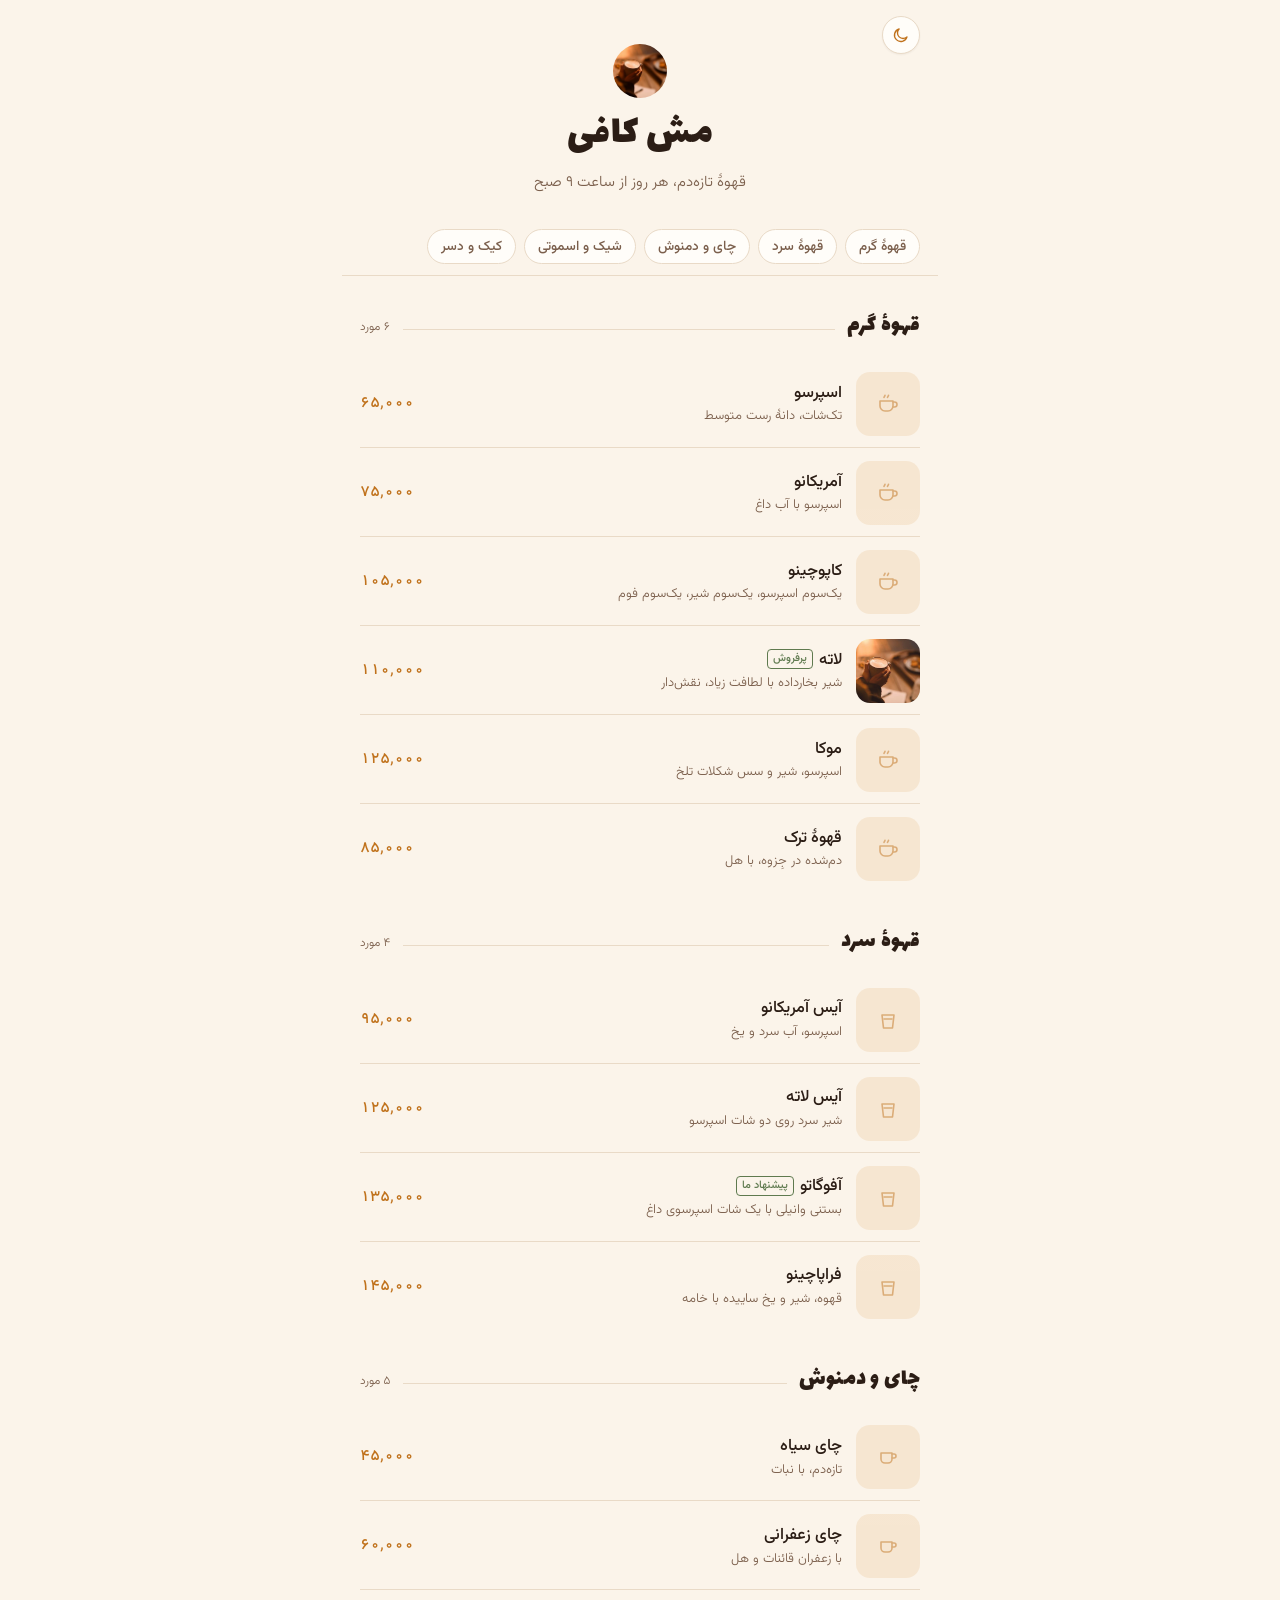
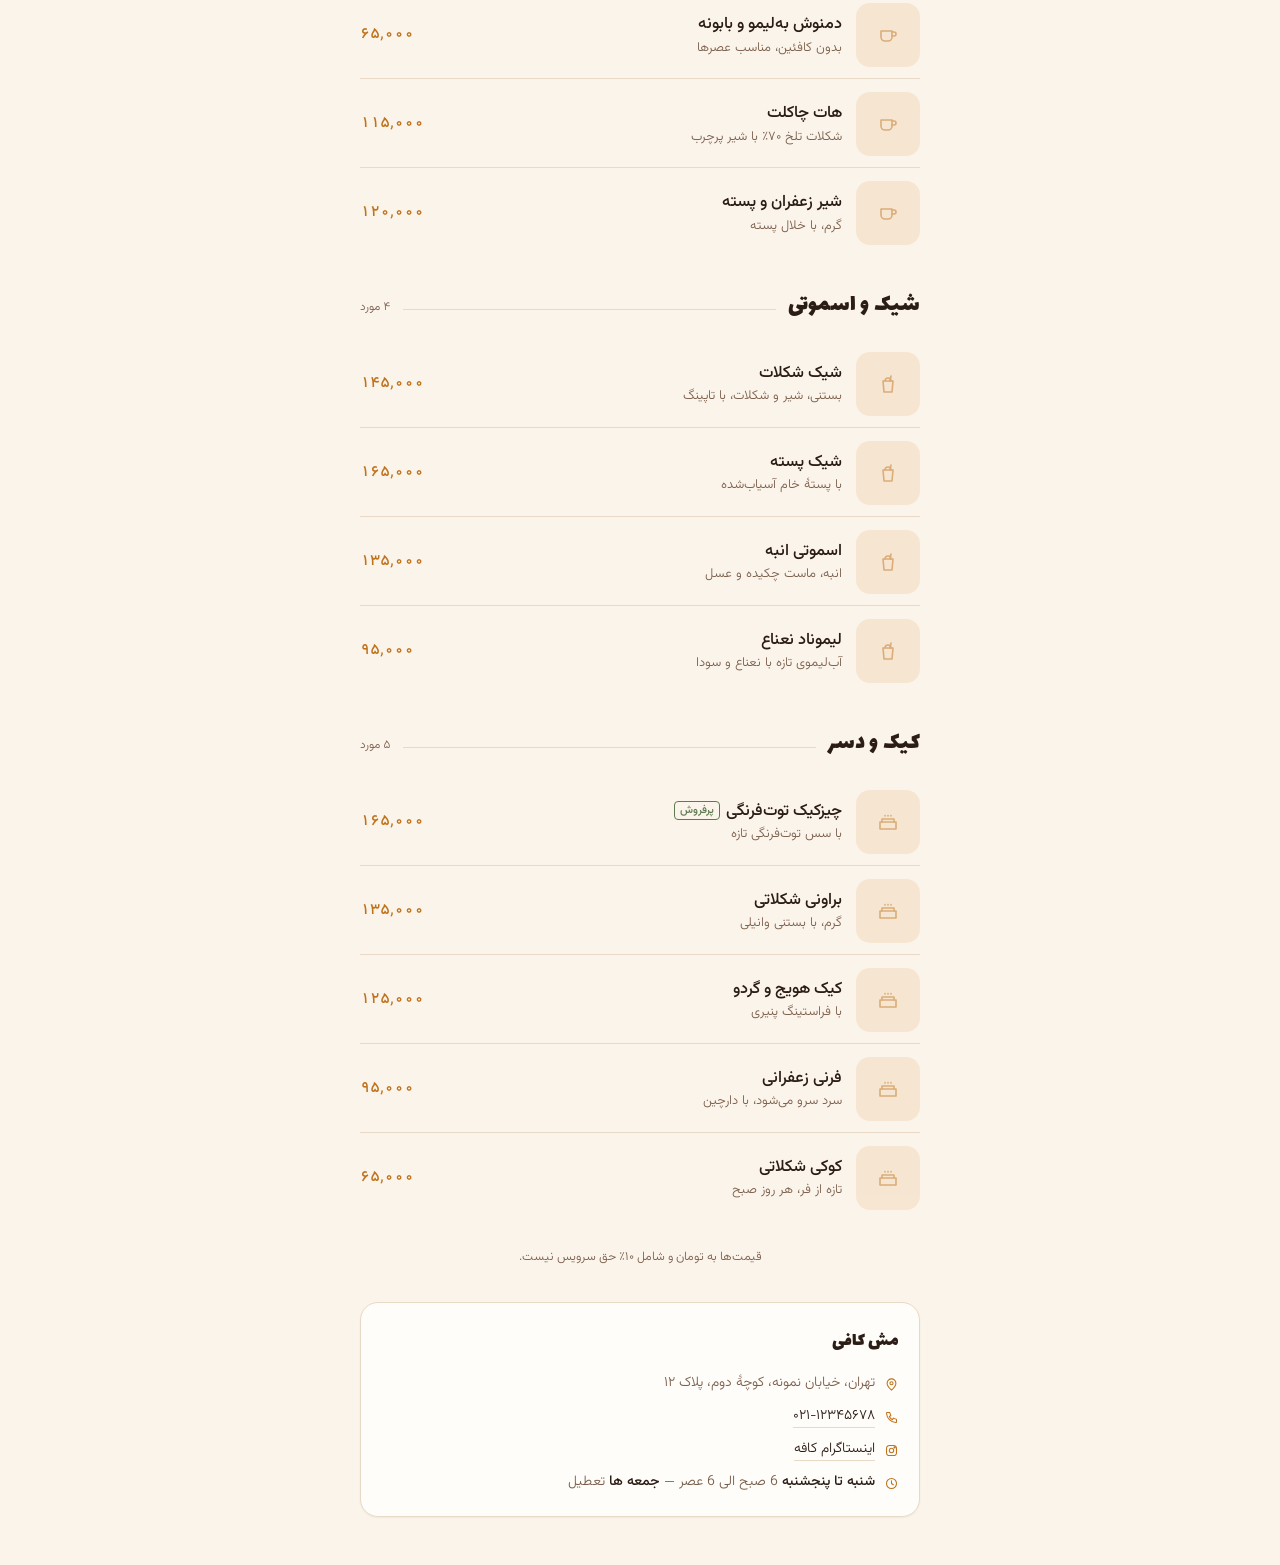
<file: index.html>
<!doctype html>
<html lang="fa" dir="rtl">
<head>
<meta charset="utf-8">
<meta name="viewport" content="width=device-width, initial-scale=1">
<meta name="description" content="منوی مش کافی">
<meta name="theme-color" content="#FBF4EA">
<title>منوی مش کافی</title>
<link rel="preconnect" href="https://fonts.gstatic.com" crossorigin>
<link rel="stylesheet" href="assets/style.css?v=6">
</head>
<body class="menu-app" id="menu-root">
<script src="assets/menu-render.js?v=6"></script>
<script src="assets/app.js?v=6"></script>
</body>
</html>
</file>
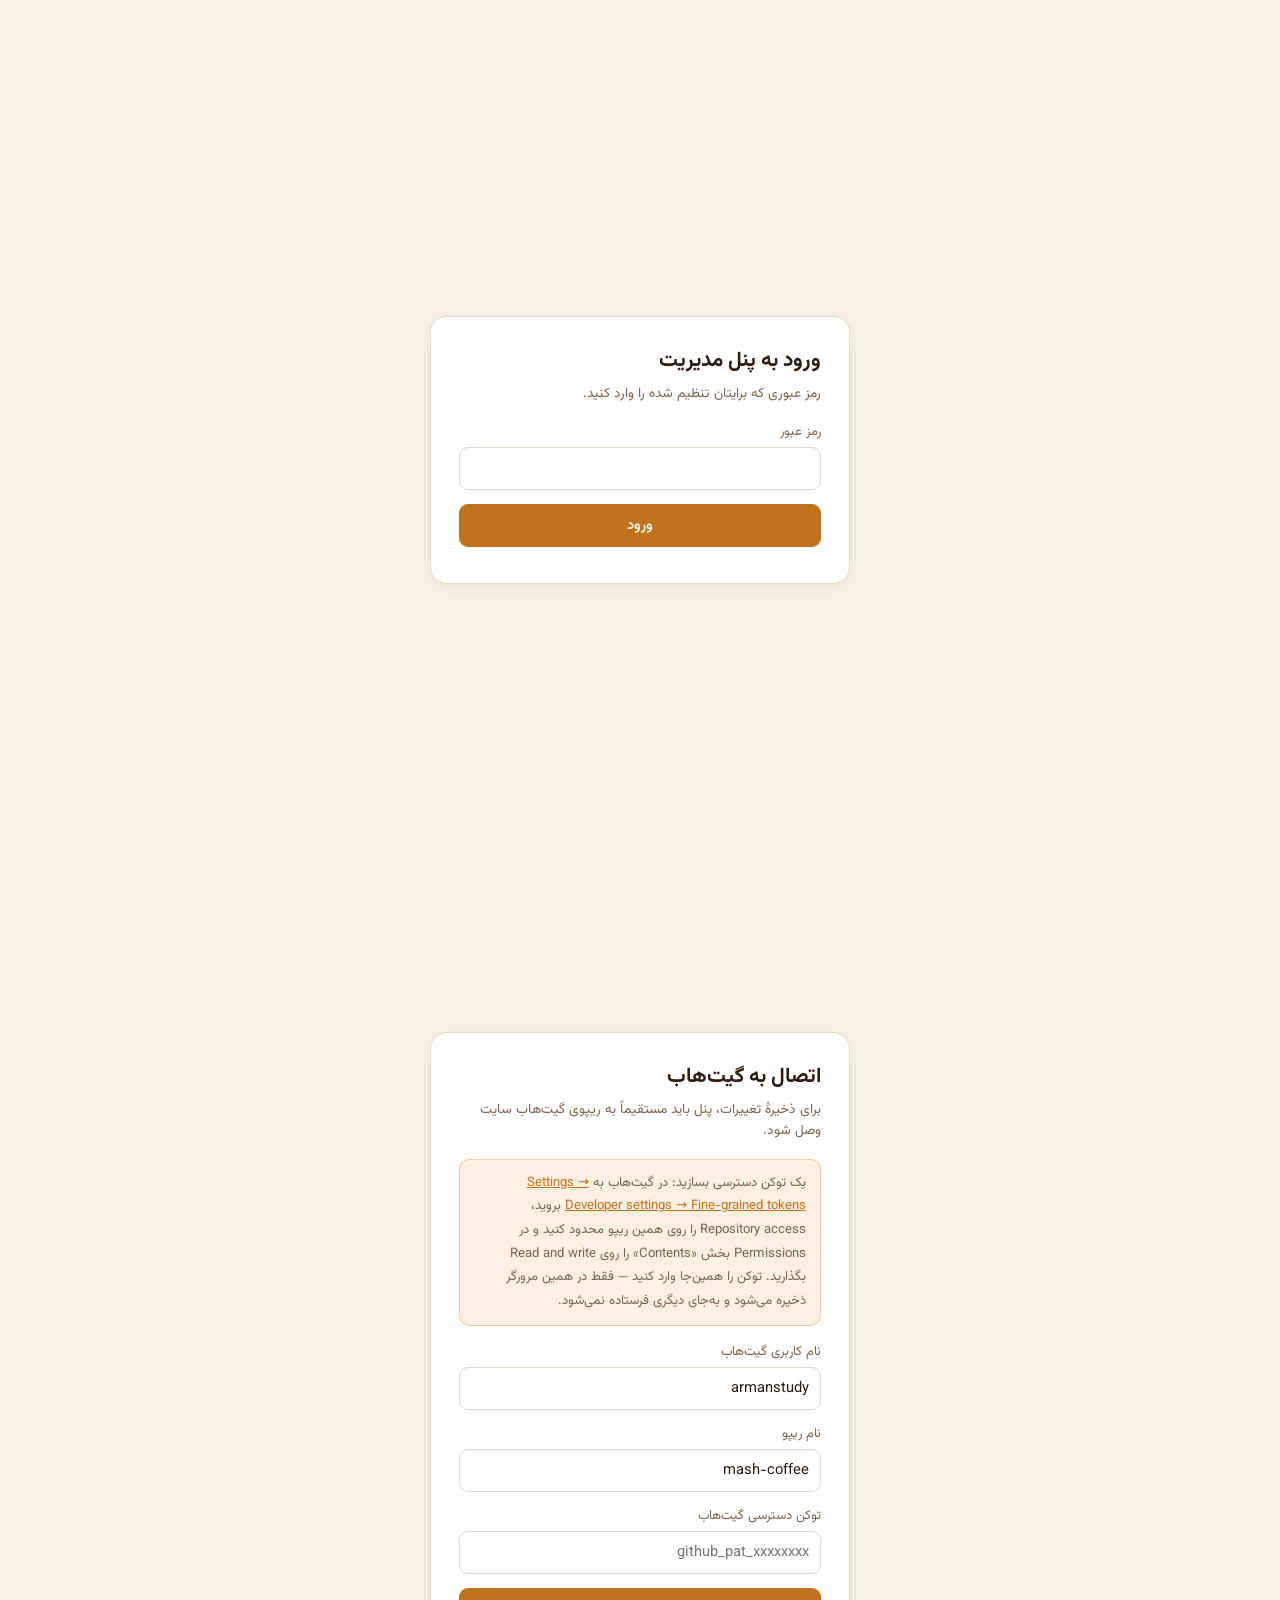
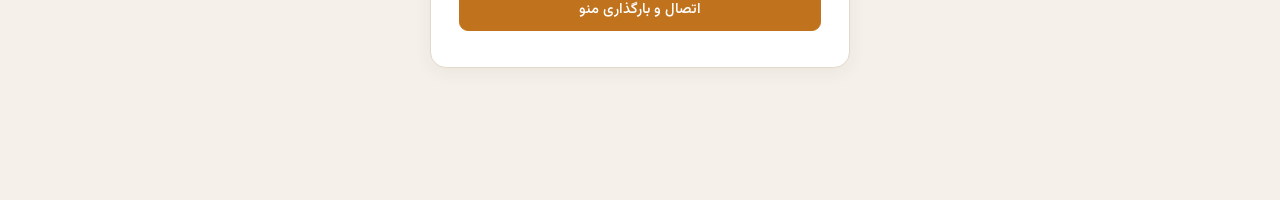
<file: admin/index.html>
<!doctype html>
<html lang="fa" dir="rtl">
<head>
<meta charset="utf-8">
<meta name="viewport" content="width=device-width, initial-scale=1">
<meta name="robots" content="noindex, nofollow">
<title>پنل مدیریت — مش کافی</title>
<link rel="preconnect" href="https://fonts.gstatic.com" crossorigin>
<link rel="stylesheet" href="https://fonts.googleapis.com/css2?family=Vazirmatn:wght@400;500;600;700&display=swap">
<link rel="stylesheet" href="../assets/style.css?v=6">
<link rel="stylesheet" href="admin.css?v=2">
</head>
<body>

  <!-- صفحهٔ ورود با رمز -->
  <div id="gate-screen" class="centered-screen">
    <form id="gate-form" class="card">
      <h1>ورود به پنل مدیریت</h1>
      <p class="hint">رمز عبوری که برایتان تنظیم شده را وارد کنید.</p>
      <div class="field">
        <label for="gate-password">رمز عبور</label>
        <input type="password" id="gate-password" autocomplete="current-password" required>
      </div>
      <button type="submit" class="btn primary" style="width:100%">ورود</button>
      <div id="gate-error" class="error-msg"></div>
    </form>
  </div>

  <!-- صفحهٔ اتصال به گیت‌هاب -->
  <div id="setup-screen" class="centered-screen" hidden>
    <form id="setup-form" class="card">
      <h1>اتصال به گیت‌هاب</h1>
      <p class="hint">برای ذخیرهٔ تغییرات، پنل باید مستقیماً به ریپوی گیت‌هاب سایت وصل شود.</p>
      <div class="help-box">
        یک توکن دسترسی بسازید: در گیت‌هاب به
        <a href="https://github.com/settings/personal-access-tokens/new" target="_blank" rel="noopener">Settings → Developer settings → Fine-grained tokens</a>
        بروید، Repository access را روی همین ریپو محدود کنید و در Permissions بخش «Contents» را روی Read and write بگذارید. توکن را همین‌جا وارد کنید — فقط در همین مرورگر ذخیره می‌شود و به‌جای دیگری فرستاده نمی‌شود.
      </div>
      <div class="field">
        <label for="setup-owner">نام کاربری گیت‌هاب</label>
        <input type="text" id="setup-owner" value="armanstudy" required>
      </div>
      <div class="field">
        <label for="setup-repo">نام ریپو</label>
        <input type="text" id="setup-repo" value="mash-coffee" required>
      </div>
      <div class="field">
        <label for="setup-token">توکن دسترسی گیت‌هاب</label>
        <input type="password" id="setup-token" placeholder="github_pat_xxxxxxxx" required>
      </div>
      <button type="submit" class="btn primary" style="width:100%">اتصال و بارگذاری منو</button>
      <div id="setup-error" class="error-msg"></div>
    </form>
  </div>

  <!-- پنل اصلی -->
  <div id="editor-screen" hidden>
    <div class="editor-layout">
      <div class="editor-form-col">
        <div class="save-bar">
          <button id="save-btn" class="btn primary">ذخیره و انتشار</button>
          <button id="reload-btn" class="btn small">بازخوانی از گیت‌هاب</button>
          <span id="save-status" class="save-status"></span>
          <span class="spacer"></span>
          <a id="view-site-link" class="btn small" href="../index.html" target="_blank">مشاهدهٔ سایت</a>
          <a class="btn small" href="../qr.html" target="_blank">QR کد</a>
          <button id="logout-btn" class="btn small danger">خروج</button>
        </div>

        <div class="tabs">
          <button class="tab-btn active" data-tab="settings">تنظیمات و ظاهر</button>
          <button class="tab-btn" data-tab="categories">دسته‌ها و آیتم‌ها</button>
        </div>

        <div id="tab-settings" class="tab-panel active">
          <div class="section-title">مشخصات کافه</div>
          <div class="field"><label>نام کافه</label><input type="text" id="f-cafeName"></div>
          <div class="field"><label>شعار / تگ‌لاین</label><input type="text" id="f-tagline"></div>
          <div class="field">
            <label class="toggle"><input type="checkbox" id="f-siteEnabled"> منو برای بازدیدکنندگان فعال باشد</label>
          </div>
          <div class="field"><label>پیام هنگام غیرفعال بودن منو</label><input type="text" id="f-closedMessage"></div>

          <div class="section-title">لوگوی سربرگ</div>
          <div class="field">
            <label>لوگوی خودتان را آپلود کنید (اختیاری — در صورت آپلود، جایگزین آیکن زیر می‌شود)</label>
            <div style="display:flex;align-items:center;gap:12px">
              <div class="item-thumb" style="width:64px;height:64px;border-radius:50%">
                <div class="item-thumb-preview" id="logo-thumb-preview"></div>
                <input type="file" accept="image/*" id="logo-file-input">
              </div>
              <button type="button" class="btn small danger" id="remove-logo-btn">حذف لوگو</button>
            </div>
          </div>
          <div class="field">
            <label>یا یکی از آیکن‌های آماده را انتخاب کنید</label>
            <div class="icon-select" id="logo-icon-select"></div>
          </div>

          <div class="section-title">فونت‌ها</div>
          <div class="grid-2">
            <div class="field"><label>فونت متن</label><select id="f-font"></select></div>
            <div class="field"><label>فونت تیتر</label><select id="f-displayFont"></select></div>
          </div>

          <div class="section-title">
            رنگ‌ها
            <button type="button" class="btn small" id="reset-colors-btn" style="margin-inline-start:10px;font-weight:400">بازگردانی به رنگ‌های پیش‌فرض</button>
          </div>
          <div class="section-title" style="font-size:.9rem;margin-top:14px">حالت روشن</div>
          <div class="grid-3" id="colors-light"></div>
          <div class="section-title" style="font-size:.9rem">حالت تاریک</div>
          <div class="grid-3" id="colors-dark"></div>

          <div class="section-title">اطلاعات تماس و پانویس</div>
          <div class="field"><label>آدرس</label><input type="text" id="f-address"></div>
          <div class="grid-2">
            <div class="field"><label>تلفن</label><input type="text" id="f-phone"></div>
            <div class="field"><label>لینک اینستاگرام</label><input type="url" id="f-instagram"></div>
          </div>
          <div class="field"><label>متن لینک اینستاگرام</label><input type="text" id="f-instagramLabel"></div>
          <div class="field">
            <label>ساعت‌های کاری</label>
            <div id="hours-list"></div>
            <button type="button" class="btn small" id="add-hours-btn">+ افزودن ردیف ساعت کاری</button>
          </div>
          <div class="field"><label>یادداشت پایین منو (مثل توضیح قیمت‌ها)</label><input type="text" id="f-serviceNote"></div>
        </div>

        <div id="tab-categories" class="tab-panel">
          <div id="categories-list"></div>
          <button type="button" class="btn" id="add-category-btn">+ افزودن دستهٔ جدید</button>
        </div>
      </div>

      <div class="editor-preview-col">
        <div class="preview-toolbar" style="flex-direction:column;align-items:stretch;gap:6px">
          <div style="display:flex;align-items:center;justify-content:space-between">
            <strong style="font-size:.85rem">پیش‌نمایش زنده</strong>
            <div class="modes">
              <button type="button" class="btn small" id="preview-light-btn">روشن</button>
              <button type="button" class="btn small" id="preview-dark-btn">تاریک</button>
            </div>
          </div>
          <span style="font-size:.72rem;color:var(--a-ink2)">این دو دکمه فقط برای دیدن هر دو حالت رنگی هنگام ویرایش رنگ‌هاست. در سایت واقعی، هر مشتری با دکمهٔ هلال‌ماه گوشهٔ سایت خودش بین روشن/تاریک جابه‌جا می‌شود (پیش‌فرض روشن).</span>
        </div>
        <div class="preview-frame-wrap">
          <div class="preview-phone">
            <div id="preview-root" class="menu-app"></div>
          </div>
        </div>
      </div>
    </div>
  </div>

<script src="../assets/menu-render.js?v=6"></script>
<script src="github-api.js?v=2"></script>
<script src="admin.js?v=2"></script>
</body>
</html>
</file>
<file: assets/style.css>
:root{
  direction: rtl;
  --shadow:0 1px 2px rgba(43,29,21,.05);
}
.menu-app{
  background:var(--ground);
  color:var(--ink);
  font-family:var(--f-body);
  font-weight:400;
  line-height:1.7;
  -webkit-font-smoothing:antialiased;
}
.menu-app .wrap{
  max-width:560px;
  margin-inline:auto;
  padding-inline:18px;
  padding-block:0 40px;
}

/* ---------- سربرگ ---------- */
.menu-app .head{
  position:relative;
  padding-block:36px 22px;
  text-align:center;
  display:flex;
  flex-direction:column;
  align-items:center;
  gap:10px;
}
.menu-app .mark{
  width:54px;height:54px;
  display:grid;place-items:center;
  border-radius:50%;
  background:var(--accent-soft);
  color:var(--accent);
  overflow:hidden;
}
.menu-app .mark svg{width:28px;height:28px;display:block}
.menu-app .mark img{width:100%;height:100%;object-fit:cover}
.menu-app .head h1{
  font-family:var(--f-display);
  font-weight:400;
  font-size:2.6rem;
  line-height:1.25;
  margin:0;
  text-wrap:balance;
  letter-spacing:.5px;
}
.menu-app .tagline{
  margin:0;
  color:var(--ink-2);
  font-size:.95rem;
  font-weight:300;
}
.menu-app .closed-msg{
  text-align:center;
  color:var(--ink-2);
  padding-block:20px;
}

/* ---------- ناوبری دسته‌ها ---------- */
.menu-app .nav{
  position:-webkit-sticky;
  position:sticky;
  top:0;
  z-index:5;
  background:var(--ground);
  border-bottom:1px solid var(--line);
  margin-inline:-18px;
  padding-inline:18px;
}
.menu-app .nav-scroll{
  display:flex;
  gap:8px;
  overflow-x:auto;
  padding-block:11px;
  scrollbar-width:none;
}
.menu-app .nav-scroll::-webkit-scrollbar{display:none}
.menu-app .nav a{
  flex:0 0 auto;
  font-size:.85rem;
  font-weight:500;
  color:var(--ink-2);
  text-decoration:none;
  padding:5px 13px;
  border:1px solid var(--line);
  border-radius:999px;
  background:var(--surface);
  white-space:nowrap;
  transition:color .15s, border-color .15s;
}
.menu-app .nav a:hover,.menu-app .nav a:focus-visible{
  color:var(--accent);
  border-color:var(--accent);
}

/* ---------- دسته‌ها ---------- */
.menu-app section{scroll-margin-top:60px}
.menu-app .cat-head{
  display:flex;
  align-items:baseline;
  gap:12px;
  padding-block:30px 14px;
}
.menu-app .cat-head h2{
  font-family:var(--f-display);
  font-weight:400;
  font-size:1.5rem;
  margin:0;
  color:var(--ink);
  letter-spacing:.3px;
}
.menu-app .cat-head .dash{
  flex:1;
  height:1px;
  background:var(--line);
}
.menu-app .cat-head .count{
  font-size:.75rem;
  color:var(--ink-2);
  font-weight:300;
  font-variant-numeric:tabular-nums;
}

.menu-app ul.items{
  list-style:none;
  margin:0;
  padding:0;
  display:flex;
  flex-direction:column;
  gap:2px;
}
.menu-app li.item{
  display:grid;
  grid-template-columns:64px 1fr auto;
  align-items:center;
  gap:14px;
  padding:11px 0;
  border-bottom:1px solid var(--line);
}
.menu-app li.item:last-child{border-bottom:0}
.menu-app li.item.empty{
  grid-template-columns:1fr;
  color:var(--ink-2);
  font-size:.85rem;
  text-align:center;
  padding:18px 0;
}

.menu-app .thumb{
  width:64px;height:64px;
  border-radius:14px;
  background:linear-gradient(145deg,var(--tile-a,var(--accent-soft)),var(--tile-b,var(--accent-soft)));
  display:grid;place-items:center;
  color:var(--accent);
  opacity:.9;
  overflow:hidden;
}
.menu-app .thumb img{width:100%;height:100%;object-fit:cover;display:block}
.menu-app .thumb svg{width:24px;height:24px;opacity:.55}

.menu-app .info{min-width:0}
.menu-app .name{
  font-size:1.02rem;
  font-weight:500;
  margin:0;
  line-height:1.5;
}
.menu-app .desc{
  margin:1px 0 0;
  font-size:.82rem;
  font-weight:300;
  color:var(--ink-2);
  line-height:1.6;
}
.menu-app .price{
  font-size:.95rem;
  font-weight:500;
  color:var(--accent);
  font-variant-numeric:tabular-nums;
  white-space:nowrap;
}
.menu-app .badge{
  display:inline-block;
  font-size:.68rem;
  font-weight:500;
  color:var(--pistachio);
  border:1px solid var(--pistachio);
  border-radius:4px;
  padding:0 5px;
  margin-inline-start:6px;
  vertical-align:middle;
  line-height:1.6;
}

/* ---------- پانویس ---------- */
.menu-app .note{
  margin-block:26px 0;
  font-size:.78rem;
  color:var(--ink-2);
  font-weight:300;
  text-align:center;
}
.menu-app footer{
  margin-top:34px;
  background:var(--surface);
  border:1px solid var(--line);
  border-radius:18px;
  padding:22px 20px;
  box-shadow:var(--shadow);
  display:flex;
  flex-direction:column;
  gap:14px;
}
.menu-app footer h3{
  font-family:var(--f-display);
  font-weight:400;
  font-size:1.2rem;
  margin:0;
}
.menu-app .rows{
  display:flex;
  flex-direction:column;
  gap:9px;
}
.menu-app .row{
  display:flex;
  align-items:flex-start;
  gap:9px;
  font-size:.88rem;
  color:var(--ink-2);
  font-weight:300;
}
.menu-app .row svg{
  width:15px;height:15px;
  flex:0 0 auto;
  margin-top:5px;
  color:var(--accent);
}
.menu-app .row a{color:var(--ink);text-decoration:none;border-bottom:1px solid var(--line)}
.menu-app .row a:hover{border-color:var(--accent)}
.menu-app .row b{font-weight:500;color:var(--ink)}
.menu-app .hours{font-variant-numeric:tabular-nums}

.menu-app a:focus-visible, .menu-app .nav a:focus-visible{
  outline:2px solid var(--accent);
  outline-offset:2px;
  border-radius:4px;
}
@media (prefers-reduced-motion:reduce){
  .menu-app *{transition:none!important;scroll-behavior:auto!important}
}
.menu-app{scroll-behavior:smooth}

.menu-app .theme-toggle{
  position:absolute;
  top:8px;
  right:0;
  z-index:2;
  width:38px;height:38px;
  border-radius:50%;
  display:flex;align-items:center;justify-content:center;
  background:var(--surface);
  border:1px solid var(--line);
  color:var(--accent);
  cursor:pointer;
  box-shadow:var(--shadow);
  padding:0;
}
.menu-app .theme-toggle svg{width:18px;height:18px;display:block}
.menu-app .theme-toggle:hover{border-color:var(--accent)}
</file>
<file: admin/admin.css>
:root{
  --a-bg:#F5F1EA;
  --a-surface:#FFFFFF;
  --a-ink:#2B1D15;
  --a-ink2:#786554;
  --a-line:#E3D9CB;
  --a-accent:#C0721C;
  --a-danger:#C0392B;
  --a-ok:#3E7B4A;
  font-family:"Vazirmatn",system-ui,sans-serif;
}
*{box-sizing:border-box}
body{margin:0;background:var(--a-bg);color:var(--a-ink);direction:rtl}
input,select,textarea,button{font-family:inherit;font-size:.92rem}
h1,h2,h3{font-family:inherit}

.centered-screen{
  min-height:100vh;
  display:flex;
  align-items:center;
  justify-content:center;
  padding:20px;
}
.card{
  background:var(--a-surface);
  border:1px solid var(--a-line);
  border-radius:16px;
  padding:28px;
  max-width:420px;
  width:100%;
  box-shadow:0 4px 18px rgba(43,29,21,.06);
}
.card h1{font-size:1.3rem;margin:0 0 6px}
.card p.hint{color:var(--a-ink2);font-size:.85rem;margin:0 0 18px}
.field{margin-bottom:14px}
.field label{display:block;font-size:.82rem;color:var(--a-ink2);margin-bottom:5px}
.field input[type=text],.field input[type=password],.field input[type=url],.field textarea,.field select{
  width:100%;padding:9px 11px;border:1px solid var(--a-line);border-radius:9px;background:#fff;color:var(--a-ink);
}
.field textarea{resize:vertical;min-height:60px}
.btn{
  display:inline-flex;align-items:center;justify-content:center;gap:6px;
  padding:9px 16px;border-radius:9px;border:1px solid var(--a-line);
  background:#fff;color:var(--a-ink);cursor:pointer;font-weight:500;
}
.btn:hover{border-color:var(--a-accent)}
.btn.primary{background:var(--a-accent);border-color:var(--a-accent);color:#fff}
.btn.primary:hover{filter:brightness(1.05)}
.btn.danger{color:var(--a-danger);border-color:var(--a-danger)}
.btn.small{padding:5px 10px;font-size:.8rem}
.btn:disabled{opacity:.5;cursor:not-allowed}
.error-msg{color:var(--a-danger);font-size:.85rem;margin-top:8px}
.ok-msg{color:var(--a-ok);font-size:.85rem;margin-top:8px}

/* ---- editor layout ---- */
.editor-layout{display:flex;min-height:100vh}
.editor-form-col{flex:1 1 480px;min-width:0;padding:16px 16px 100px}
.editor-preview-col{
  flex:0 0 380px;
  background:#EDE6D9;
  border-inline-start:1px solid var(--a-line);
  display:flex;flex-direction:column;
  position:sticky;top:0;height:100vh;
}
@media (max-width:900px){
  .editor-layout{flex-direction:column}
  .editor-preview-col{position:static;height:auto;flex:none;order:-1;border-inline-start:none;border-bottom:1px solid var(--a-line)}
}
.preview-toolbar{
  display:flex;align-items:center;justify-content:space-between;
  padding:10px 14px;border-bottom:1px solid var(--a-line);
}
.preview-toolbar .modes{display:flex;gap:4px}
.preview-frame-wrap{flex:1;overflow:auto;padding:18px;display:flex;justify-content:center}
.preview-phone{
  width:100%;max-width:340px;background:var(--a-surface);border-radius:22px;
  box-shadow:0 8px 30px rgba(0,0,0,.15);overflow:hidden;border:6px solid #2B1D15;
  min-height:600px;
}

.save-bar{
  position:sticky;top:0;z-index:20;
  display:flex;align-items:center;gap:10px;flex-wrap:wrap;
  background:var(--a-surface);border-bottom:1px solid var(--a-line);
  padding:12px 16px;margin:-16px -16px 16px;
}
.save-bar .spacer{flex:1}
.save-status{font-size:.82rem;color:var(--a-ink2)}

.tabs{display:flex;gap:6px;margin-bottom:16px;border-bottom:1px solid var(--a-line)}
.tab-btn{
  background:none;border:none;padding:10px 6px;cursor:pointer;color:var(--a-ink2);
  font-weight:500;border-bottom:2px solid transparent;
}
.tab-btn.active{color:var(--a-accent);border-color:var(--a-accent)}
.tab-panel{display:none}
.tab-panel.active{display:block}

.section-title{font-size:1.05rem;margin:22px 0 10px;font-weight:600}
.section-title:first-child{margin-top:0}

.grid-2{display:grid;grid-template-columns:1fr 1fr;gap:12px}
.grid-3{display:grid;grid-template-columns:repeat(3,1fr);gap:12px}
@media (max-width:520px){.grid-2,.grid-3{grid-template-columns:1fr}}

.color-field{display:flex;align-items:center;gap:8px}
.color-field input[type=color]{width:38px;height:34px;padding:2px;border:1px solid var(--a-line);border-radius:8px;background:#fff}
.color-field label{flex:1;margin:0;font-size:.82rem;color:var(--a-ink2)}

.hours-row{display:flex;gap:8px;margin-bottom:8px;align-items:center}
.hours-row input{flex:1}

.category-card{
  background:var(--a-surface);border:1px solid var(--a-line);border-radius:14px;
  margin-bottom:14px;overflow:hidden;
}
.category-card-head{
  display:flex;align-items:center;gap:8px;padding:12px 14px;cursor:pointer;
}
.category-card-head input[type=text]{flex:1;border:none;background:none;font-weight:600;font-size:1rem;padding:4px}
.category-card-head input[type=text]:focus{outline:1px solid var(--a-accent);border-radius:6px}
.category-card-body{padding:0 14px 14px;display:none;border-top:1px solid var(--a-line)}
.category-card.open .category-card-body{display:block}
.category-card.disabled{opacity:.55}
.chevron{transition:transform .15s}
.category-card.open .chevron{transform:rotate(90deg)}

.item-row{
  display:flex;gap:10px;align-items:flex-start;padding:10px 0;border-bottom:1px solid var(--a-line);
}
.item-row:last-of-type{border-bottom:none}
.item-thumb{
  width:52px;height:52px;border-radius:10px;background:#EFE3D0;flex:0 0 auto;
  display:flex;align-items:center;justify-content:center;overflow:hidden;cursor:pointer;position:relative;
}
.item-thumb img{width:100%;height:100%;object-fit:cover}
.item-thumb-preview{width:100%;height:100%;display:flex;align-items:center;justify-content:center;text-align:center}
.item-thumb input[type=file]{position:absolute;inset:0;opacity:0;cursor:pointer}
.item-fields{flex:1;display:flex;flex-direction:column;gap:6px;min-width:0}
.item-fields input{min-width:0}
.item-fields .row-2{display:flex;gap:6px}
.item-fields .row-2 input:first-child{flex:3;min-width:0}
.item-fields .row-2 input:last-child{flex:2;min-width:0}
.item-actions{display:flex;flex-direction:column;gap:4px;flex:0 0 auto}

.toggle{display:inline-flex;align-items:center;gap:6px;font-size:.8rem;color:var(--a-ink2);cursor:pointer;user-select:none}
.toggle input{cursor:pointer}

.icon-select{display:flex;gap:6px;flex-wrap:wrap}
.icon-opt{
  width:36px;height:36px;border-radius:9px;border:1px solid var(--a-line);background:#fff;
  display:flex;align-items:center;justify-content:center;cursor:pointer;color:var(--a-ink2);
}
.icon-opt.selected{border-color:var(--a-accent);color:var(--a-accent);background:#FBF0E2}
.icon-opt svg{width:18px;height:18px}

.link-row{display:flex;gap:14px;font-size:.85rem;flex-wrap:wrap}
.link-row a{color:var(--a-accent);text-decoration:none}
.link-row a:hover{text-decoration:underline}

.help-box{
  background:#FBF0E2;border:1px solid #E9CFA3;border-radius:10px;padding:12px 14px;
  font-size:.82rem;color:var(--a-ink2);margin-bottom:16px;line-height:1.8;
}
.help-box a{color:var(--a-accent)}
</file>
